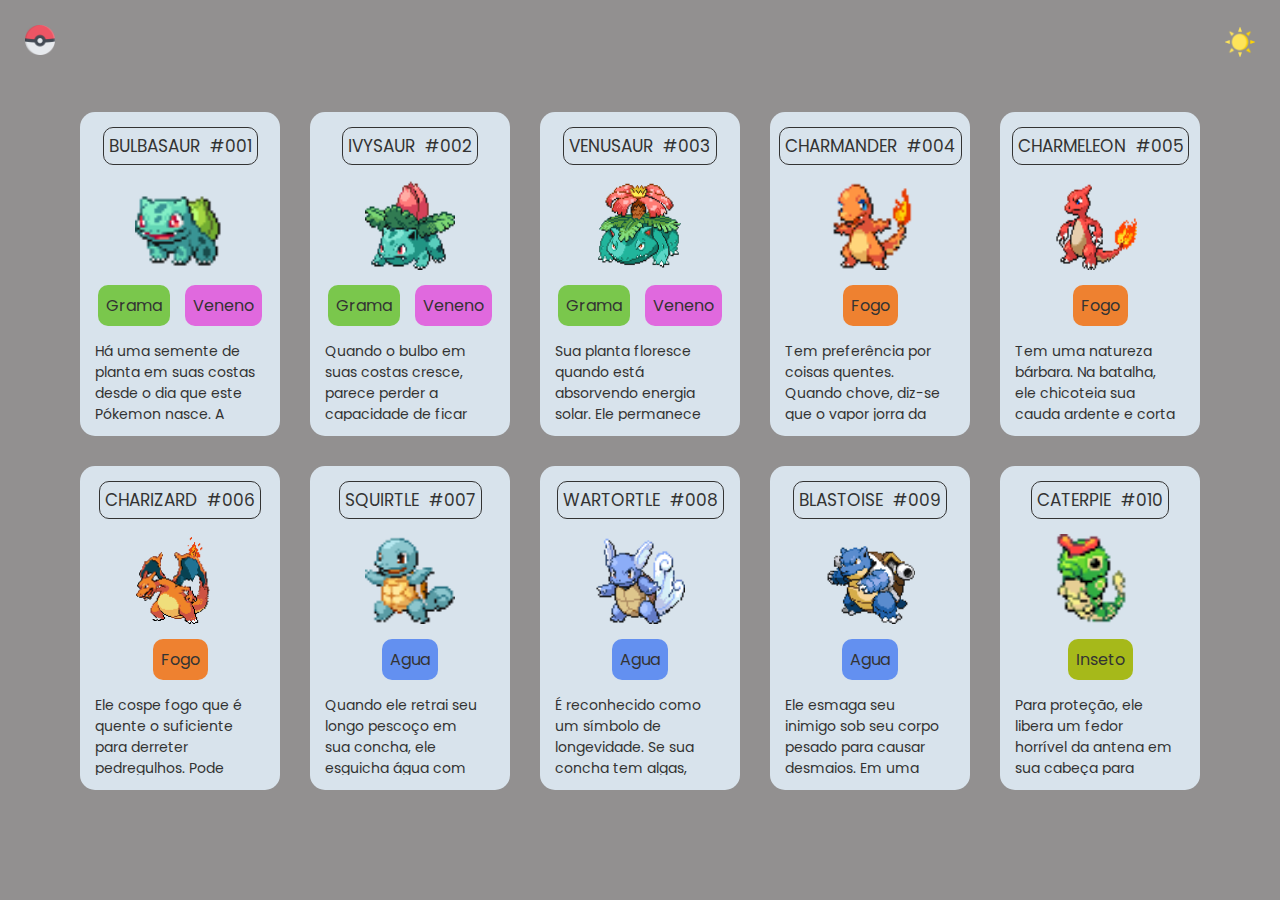
<file: index.html>
<!DOCTYPE html>
<html lang="pt-BR">
<head>
    <meta charset="UTF-8">
    <meta http-equiv="X-UA-Compatible" content="IE=edge">
    <meta name="viewport" content="width=device-width, initial-scale=1.0">
    <title>Projeto Lista de Pokemons</title>

    <link rel="stylesheet" href="css/styles.css">
    <link rel="stylesheet" href="css/global.css">
    <link rel="stylesheet" href="css/scrollbar.css">
</head>
  <body>
      <header>
        <!-- Logo -->
        <a href="#">
            <img src="assets/img/pokeball.png" 
            alt="Logo com uma imagem de pokebola" 
            class="logo">
        </a>

        <!-- Botao para alterar o tema do site-->
        <button id="botao-alterar-tema">
            <img src="assets/img/sun.png" 
            alt="Imagem do sol" 
            class="imagem-botao">
        </button>
      </header>
      <main>
        <!-- Cards dos pokemons -->
        <ul class="listagem-pokemon">
            <li class="cartao-pokemon">
                <div class="informacoes">
                    <span>Bulbasaur</span>
                    <span>#001</span>
                </div>

                <!-- Imagem do pokemon-->

                <img src="assets/img/bulbasaur.gif" 
                alt="Imagem de um bulbasaur" 
                class="gif">
                
                <!-- Texto dos tipos de pokemons-->
                <ul class="tipos">
                    <li class="tipo grama">Grama</li>
                    <li class="tipo veneno">Veneno</li>
                </ul>

                <!-- Descricao do pokemon-->

                <p class="descricao">Há uma semente de
                     planta em suas 
                    costas desde o
                     dia que este 
                    Pókemon nasce. A semente cresce 
                    lentamente.</p>
            </li>

            <li class="cartao-pokemon">
                <div class="informacoes">
                    <span>ivysaur</span>
                    <span>#002</span>
                </div>

                <!-- Imagem do pokemon-->

                <img src="assets/img/ivysaur.gif" 
                alt="Imagem de um ivysaur" 
                class="gif">
                
                <!-- Texto dos tipos de pokemons-->
                <ul class="tipos">
                    <li class="tipo grama">Grama</li>
                    <li class="tipo veneno">Veneno</li>
                </ul>

                <!-- Descricao do pokemon-->

                <p class="descricao">Quando o bulbo em suas costas cresce, 
                    parece perder a capacidade de ficar de pé 
                    em suas patas traseiras.</p>

            </li>

        <!-- Cards dos pokemons -->
       
            <li class="cartao-pokemon">
                <div class="informacoes">
                    <span>Venusaur</span>
                    <span>#003</span>
                </div>

                <!-- Imagem do pokemon-->

                <img src="assets/img/venusaur.gif" 
                alt="Imagem de um venusaur" 
                class="gif">
                
                <!-- Texto dos tipos de pokemons-->
                <ul class="tipos">
                    <li class="tipo grama">Grama</li>
                    <li class="tipo veneno">Veneno</li>
                </ul>

                <!-- Descricao do pokemon-->

                <p class="descricao">Sua planta floresce quando está absorvendo 
                    energia solar. Ele permanece em movimento para buscar a luz 
                    solar.</p>

            </li>
        

        <!-- Cards dos pokemons -->
      
            <li class="cartao-pokemon">
                <div class="informacoes">
                    <span>Charmander</span>
                    <span>#004</span>
                </div>

                <!-- Imagem do pokemon-->

                <img src="assets/img/charmander.gif" 
                alt="Imagem de um charmander" 
                class="gif">
                
                <!-- Texto dos tipos de pokemons-->
                <ul class="tipos">
                    <li class="tipo fogo">Fogo</li>
                </ul>

                <!-- Descricao do pokemon-->

                <p class="descricao">Tem preferência por coisas quentes. 
                    Quando chove, diz-se que o vapor
                     jorra da ponta de sua cauda.</p>

            </li>
        

        <!-- Cards dos pokemons -->
    
            <li class="cartao-pokemon">
                <div class="informacoes">
                    <span>Charmeleon</span>
                    <span>#005</span>
                </div>

                <!-- Imagem do pokemon-->

                <img src="assets/img/charmeleon.gif" 
                alt="Imagem de um charmeleon" 
                class="gif">
                
                <!-- Texto dos tipos de pokemons-->
                <ul class="tipos">
                    <li class="tipo fogo">Fogo</li>
                </ul>

                <!-- Descricao do pokemon-->

                <p class="descricao">Tem uma natureza bárbara. Na batalha,
                     ele chicoteia sua cauda ardente e corta 
                     com garras afiadas.

                </p>

            </li>
       

         <!-- Cards dos pokemons -->
    
            <li class="cartao-pokemon">
                <div class="informacoes">
                    <span>Charizard</span>
                    <span>#006</span>
                </div>

                <!-- Imagem do pokemon-->

                <img src="assets/img/charizard.gif" 
                alt="Imagem de um charizard" 
                class="gif">
                
                <!-- Texto dos tipos de pokemons-->
                <ul class="tipos">
                    <li class="tipo fogo">Fogo</li>
                </ul>

                <!-- Descricao do pokemon-->

                <p class="descricao">Ele cospe fogo que é quente o suficiente
                     para derreter pedregulhos. Pode causar incêndios 
                     florestais soprando chamas.</p>

            </li>
       

         <!-- Cards dos pokemons -->
      
            <li class="cartao-pokemon">
                <div class="informacoes">
                    <span>Squirtle</span>
                    <span>#007</span>
                </div>

                <!-- Imagem do pokemon-->

                <img src="assets/img/squirtle.gif" 
                alt="Imagem de um squirtle" 
                class="gif">
                
                <!-- Texto dos tipos de pokemons-->
                <ul class="tipos">
                    <li class="tipo agua">Agua</li>
                </ul>

                <!-- Descricao do pokemon-->

                <p class="descricao">Quando ele retrai seu longo pescoço 
                    em sua concha, ele esguicha água com força 
                    vigorosa.</p>

            </li>
       

         <!-- Cards dos pokemons -->

            <li class="cartao-pokemon">
                <div class="informacoes">
                    <span>Wartortle</span>
                    <span>#008</span>
                </div>

                <!-- Imagem do pokemon-->

                <img src="assets/img/wartortle.gif" 
                alt="Imagem de um wartortle" 
                class="gif">
                
                <!-- Texto dos tipos de pokemons-->
                <ul class="tipos">
                    <li class="tipo agua">Agua</li>
                </ul>

                <!-- Descricao do pokemon-->

                <p class="descricao">É reconhecido como um símbolo de 
                    longevidade. Se sua concha tem algas, esse Wartortle 
                    é muito antigo.</p>

            </li>


         <!-- Cards dos pokemons -->
        
            <li class="cartao-pokemon">
                <div class="informacoes">
                    <span>Blastoise</span>
                    <span>#009</span>
                </div>

                <!-- Imagem do pokemon-->

                <img src="assets/img/blastoise.gif" 
                alt="Imagem de um blastoise" 
                class="gif">
                
                <!-- Texto dos tipos de pokemons-->
                <ul class="tipos">
                    <li class="tipo agua">Agua</li>
                </ul>

                <!-- Descricao do pokemon-->

                <p class="descricao">Ele esmaga seu inimigo sob seu corpo pesado
                     para causar desmaios. Em uma pitada, 
                     ele se retirará dentro de sua concha.</p>

            </li>
     

         <!-- Cards dos pokemons -->
        
            <li class="cartao-pokemon">
                <div class="informacoes">
                    <span>Caterpie</span>
                    <span>#010</span>
                </div>

                <!-- Imagem do pokemon-->

                <img src="assets/img/caterpie.gif" 
                alt="Imagem de um charmeleon" 
                class="gif">
                
                <!-- Texto dos tipos de pokemons-->
                <ul class="tipos">
                    <li class="tipo inseto">Inseto</li>
                </ul>

                <!-- Descricao do pokemon-->

                <p class="descricao">Para proteção, ele libera um fedor horrível
                     da antena em sua cabeça para afastar os inimigos.</p>

            </li>
        </ul>
      </main>
    <script src="js/app.js"></script>
  </body>
</html>
</file>
<file: css/styles.css>
@import url('https://fonts.googleapis.com/css2?family=Caveat:wght@600&family=Poppins:wght@300&family=Roboto+Slab:wght@300&display=swap');

body {
    font-family: 'Poppins', sans-serif;
    max-width: 1280px;
    margin: 0 auto; /* Centraliza os elementos 0 cima e baixo / auto esquerda direita*/
    background-color: #5e5b5bad;
    color: #333333;
}

body.modo-escuro {
    background-color: #212121;
    color: #f5f5f5;
}

header {
    display: flex; /* Serve para alinhar e posicionar elementos de maneira eficaz*/
    flex-direction: row; /*Row = Em linha / Column = Em coluna*/
    justify-content: space-between;
    padding: 25px; /*Espacamento interno / Margin = Espacamento externo do elemento */
}

header .logo, 
header .imagem-botao{
    width: 30px;
    transition: 0.2s ease-in-out;
}

header #botao-alterar-tema {
    background: none;
    border: none;
}

header .logo:hover, #botao-alterar-tema:hover { /* Podemos utilizar a virgula para adicionar uma animacao para dois elementos diferentes*/
    transform: scale(1.05);
    cursor: pointer;
}

main {
    padding: 25px;
}

main .listagem-pokemon {
    display: flex;
    flex-wrap: wrap; /*Quebra os itens quando nao houver mais espaco*/
    gap: 30px; /* Espacamento entre elementos*/
    justify-content: center;
}

main .cartao-pokemon {
    background-color: #d8e3ec;
    width: 200px;
    padding: 15px;
    display: flex;
    flex-direction: column;
    align-items: center;
    gap: 15px;
    border-radius: 15px;
    transition: 0.2s ease-in-out;
}

main .cartao-pokemon:hover {
    background-color: #96d9d6;
    transform: scale(1.05);
}

.modo-escuro .cartao-pokemon {
    background-color: #a8a8a8;
}

main .cartao-pokemon .informacoes {
    display: flex;
    justify-content: space-between;
    border: 1px solid #333333;
    border-radius: 10px;
}

main .cartao-pokemon .informacoes span {
    padding: 5px;
    text-transform: uppercase;
    font-size: 17px;
}

main .cartao-pokemon .gif {
    width: 90px;
    height: 90px;
}

main .cartao-pokemon .tipos {
    display: flex;
    gap: 15px;
}

main .cartao-pokemon .tipo {
    padding: 8px;
    border-radius: 10px;
}

.grama {
    background-color: #7ac74c;
}

.veneno {
    background-color: #df67ddfb;
}

.fogo {
    background-color: #ee8130;
}

.agua {
    background-color: #6390f0;
}

.inseto {
    background-color: #a6b91a;
}

main .descricao {
    max-height: 80px;
    overflow-y: scroll;
    font-size: 14px;
    padding-right: 10px;
}
</file>
<file: css/global.css>
* {
    margin: 0;
    padding: 0;
    box-sizing: border-box;
}

ul {
    list-style: none;
}
</file>
<file: css/scrollbar.css>
*::-webkit-scrollbar {
    width: 12px;
}

*::-webkit-scrollbar-track {
    background-color: #f1e9e9;
}

*::-webkit-scrollbar-thumb {
    background-color: #582965;
    border-radius: 10px;
    border: 3px solid #FFFFFF;
}
</file>
